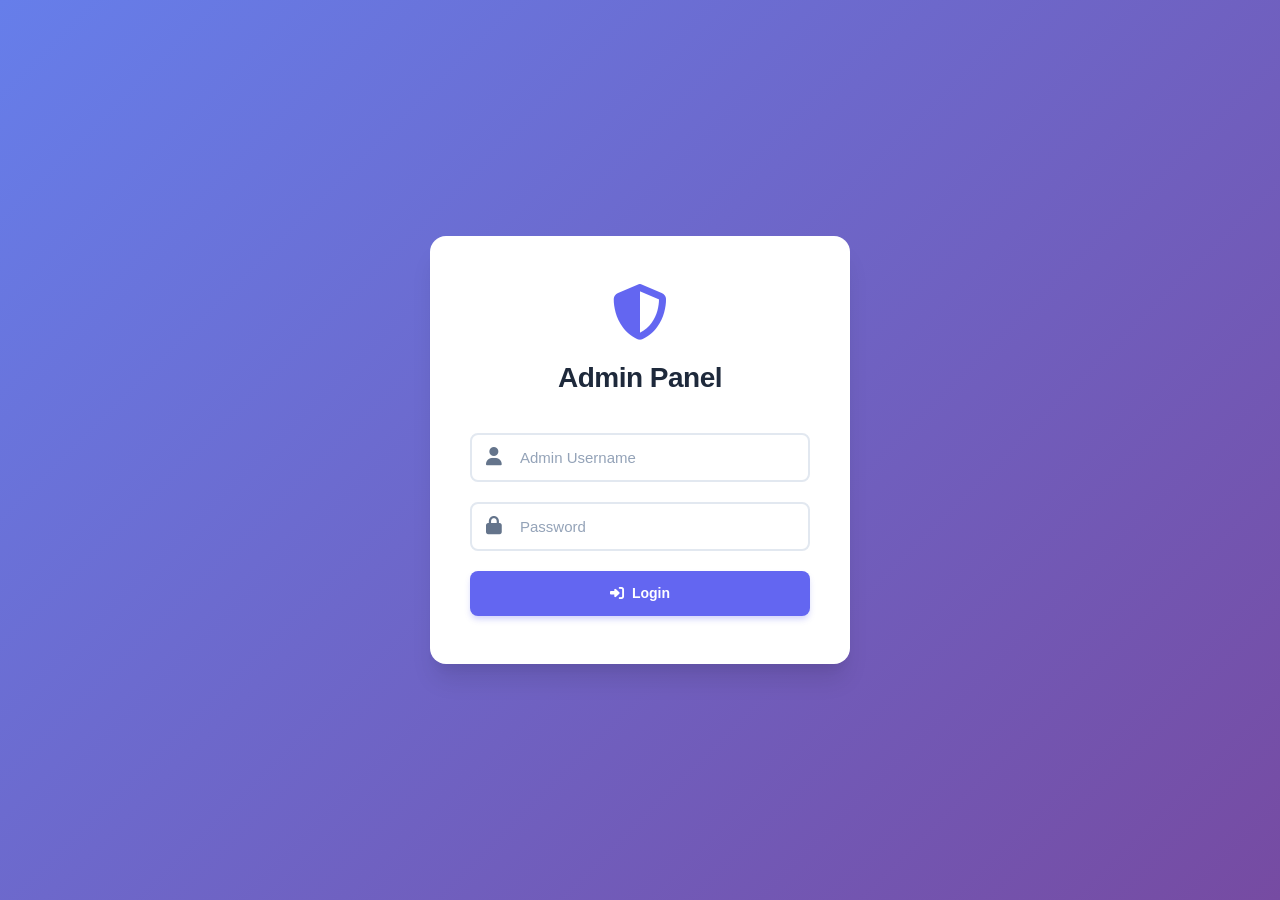
<file: admin/index.html>
<!DOCTYPE html>
<html lang="en">
<head>
    <meta charset="UTF-8">
    <meta name="viewport" content="width=device-width, initial-scale=1.0">
    <title>Admin Panel - Chat System</title>
    <link rel="stylesheet" href="css/admin.css">
    <link rel="stylesheet" href="https://cdnjs.cloudflare.com/ajax/libs/font-awesome/6.4.0/css/all.min.css">
</head>
<body>
    <!-- Login View -->
    <div id="login-view" class="view active">
        <div class="login-container">
            <div class="login-box">
                <div class="logo">
                    <i class="fas fa-shield-alt"></i>
                    <h1>Admin Panel</h1>
                </div>
                
                <form id="admin-login-form" onsubmit="handleAdminLogin(event)">
                    <div class="input-group">
                        <i class="fas fa-user"></i>
                        <input type="text" id="admin-username" placeholder="Admin Username" required>
                    </div>
                    
                    <div class="input-group">
                        <i class="fas fa-lock"></i>
                        <input type="password" id="admin-password" placeholder="Password" required>
                    </div>
                    
                    <div class="error-message" id="login-error"></div>
                    
                    <button type="submit" class="btn btn-primary">
                        <i class="fas fa-sign-in-alt"></i> Login
                    </button>
                </form>
            </div>
        </div>
    </div>

    <!-- Dashboard View -->
    <div id="dashboard-view" class="view">
        <!-- Sidebar -->
        <aside class="sidebar">
            <div class="sidebar-header">
                <div class="logo">
                    <i class="fas fa-shield-alt"></i>
                    <span>Admin</span>
                </div>
            </div>
            
            <nav class="sidebar-nav">
                <a href="#" class="nav-item active" onclick="showSection('dashboard')">
                    <i class="fas fa-tachometer-alt"></i>
                    <span>Dashboard</span>
                </a>
                <a href="#" class="nav-item" onclick="showSection('users')">
                    <i class="fas fa-users"></i>
                    <span>Users</span>
                </a>
                <a href="#" class="nav-item" onclick="showSection('messages')">
                    <i class="fas fa-comments"></i>
                    <span>Messages</span>
                </a>
                <a href="#" class="nav-item" onclick="showSection('rooms')">
                    <i class="fas fa-door-open"></i>
                    <span>Rooms</span>
                </a>
                <a href="#" class="nav-item" onclick="showSection('settings')">
                    <i class="fas fa-cog"></i>
                    <span>Settings</span>
                </a>
            </nav>
            
            <div class="sidebar-footer">
                <button class="btn btn-danger btn-small" onclick="adminLogout()">
                    <i class="fas fa-sign-out-alt"></i> Logout
                </button>
            </div>
        </aside>

        <!-- Main Content -->
        <main class="main-content">
            <!-- Header -->
            <header class="content-header">
                <h2 id="page-title">Dashboard</h2>
                <div class="header-actions">
                    <button class="btn-icon" onclick="refreshData()" title="Refresh">
                        <i class="fas fa-sync-alt"></i>
                    </button>
                    <div class="admin-info">
                        <span id="admin-name">Admin</span>
                        <div class="avatar">
                            <i class="fas fa-user-shield"></i>
                        </div>
                    </div>
                </div>
            </header>

            <!-- Dashboard Section -->
            <section id="dashboard-section" class="content-section active">
                <div class="stats-grid">
                    <div class="stat-card">
                        <div class="stat-icon users">
                            <i class="fas fa-users"></i>
                        </div>
                        <div class="stat-info">
                            <h3 id="stat-total-users">0</h3>
                            <p>Total Users</p>
                        </div>
                    </div>
                    
                    <div class="stat-card">
                        <div class="stat-icon online">
                            <i class="fas fa-circle"></i>
                        </div>
                        <div class="stat-info">
                            <h3 id="stat-online-users">0</h3>
                            <p>Online Now</p>
                        </div>
                    </div>
                    
                    <div class="stat-card">
                        <div class="stat-icon messages">
                            <i class="fas fa-comments"></i>
                        </div>
                        <div class="stat-info">
                            <h3 id="stat-total-messages">0</h3>
                            <p>Total Messages</p>
                        </div>
                    </div>
                    
                    <div class="stat-card">
                        <div class="stat-icon banned">
                            <i class="fas fa-ban"></i>
                        </div>
                        <div class="stat-info">
                            <h3 id="stat-banned-users">0</h3>
                            <p>Banned Users</p>
                        </div>
                    </div>
                </div>

                <div class="dashboard-charts">
                    <div class="chart-container">
                        <h3>Recent Activity</h3>
                        <div class="activity-list" id="activity-list">
                            <!-- Populated by JS -->
                        </div>
                    </div>
                    
                    <div class="chart-container">
                        <h3>System Status</h3>
                        <div class="status-list">
                            <div class="status-item">
                                <span>Database</span>
                                <span class="status-badge online">Connected</span>
                            </div>
                            <div class="status-item">
                                <span>WebSocket Server</span>
                                <span class="status-badge online">Running</span>
                            </div>
                            <div class="status-item">
                                <span>API Server</span>
                                <span class="status-badge online">Running</span>
                            </div>
                        </div>
                    </div>
                </div>
            </section>

            <!-- Users Section -->
            <section id="users-section" class="content-section">
                <div class="section-toolbar">
                    <div class="search-box">
                        <i class="fas fa-search"></i>
                        <input type="text" id="user-search" placeholder="Search users..." onkeyup="searchUsers(this.value)">
                    </div>
                    <div class="filter-group">
                        <select id="user-filter" onchange="filterUsers()">
                            <option value="all">All Users</option>
                            <option value="active">Active</option>
                            <option value="banned">Banned</option>
                            <option value="online">Online</option>
                        </select>
                    </div>
                </div>

                <div class="table-container">
                    <table class="data-table" id="users-table">
                        <thead>
                            <tr>
                                <th>ID</th>
                                <th>Username</th>
                                <th>Email</th>
                                <th>Status</th>
                                <th>Created</th>
                                <th>Last Seen</th>
                                <th>Actions</th>
                            </tr>
                        </thead>
                        <tbody id="users-tbody">
                            <!-- Populated by JS -->
                        </tbody>
                    </table>
                </div>
            </section>

            <!-- Messages Section -->
            <section id="messages-section" class="content-section">
                <div class="section-toolbar">
                    <div class="search-box">
                        <i class="fas fa-search"></i>
                        <input type="text" id="message-search" placeholder="Search messages..." onkeyup="searchMessages(this.value)">
                    </div>
                    <div class="filter-group">
                        <input type="date" id="date-from" placeholder="From">
                        <input type="date" id="date-to" placeholder="To">
                        <button class="btn btn-secondary btn-small" onclick="filterMessages()">Filter</button>
                    </div>
                </div>

                <div class="table-container">
                    <table class="data-table" id="messages-table">
                        <thead>
                            <tr>
                                <th>ID</th>
                                <th>Sender</th>
                                <th>Receiver</th>
                                <th>Content</th>
                                <th>Room</th>
                                <th>Time</th>
                                <th>Actions</th>
                            </tr>
                        </thead>
                        <tbody id="messages-tbody">
                            <!-- Populated by JS -->
                        </tbody>
                    </table>
                </div>
            </section>

            <!-- Rooms Section -->
            <section id="rooms-section" class="content-section">
                <div class="section-toolbar">
                    <button class="btn btn-primary btn-small" onclick="showCreateRoomModal()">
                        <i class="fas fa-plus"></i> Create Room
                    </button>
                </div>

                <div class="table-container">
                    <table class="data-table" id="rooms-table">
                        <thead>
                            <tr>
                                <th>ID</th>
                                <th>Name</th>
                                <th>Description</th>
                                <th>Members</th>
                                <th>Created</th>
                                <th>Actions</th>
                            </tr>
                        </thead>
                        <tbody id="rooms-tbody">
                            <!-- Populated by JS -->
                        </tbody>
                    </table>
                </div>
            </section>

            <!-- Settings Section -->
            <section id="settings-section" class="content-section">
                <div class="settings-container">
                    <div class="settings-card">
                        <h3>General Settings</h3>
                        <div class="setting-item">
                            <label>Site Name</label>
                            <input type="text" value="ChatApp" id="setting-site-name">
                        </div>
                        <div class="setting-item">
                            <label>Max Message Length</label>
                            <input type="number" value="1000" id="setting-max-length">
                        </div>
                        <div class="setting-item">
                            <label>Allow Registration</label>
                            <input type="checkbox" checked id="setting-allow-register">
                        </div>
                    </div>

                    <div class="settings-card">
                        <h3>Security Settings</h3>
                        <div class="setting-item">
                            <label>Max Login Attempts</label>
                            <input type="number" value="5" id="setting-max-attempts">
                        </div>
                        <div class="setting-item">
                            <label>Session Timeout (minutes)</label>
                            <input type="number" value="30" id="setting-session-timeout">
                        </div>
                    </div>

                    <button class="btn btn-primary" onclick="saveSettings()">
                        <i class="fas fa-save"></i> Save Settings
                    </button>
                </div>
            </section>
        </main>
    </div>

    <!-- Modals -->
    
    <!-- User Details Modal -->
    <div class="modal" id="user-modal">
        <div class="modal-content">
            <div class="modal-header">
                <h3>User Details</h3>
                <button class="btn-icon" onclick="closeModal('user-modal')">
                    <i class="fas fa-times"></i>
                </button>
            </div>
            <div class="modal-body" id="user-modal-body">
                <!-- Populated by JS -->
            </div>
            <div class="modal-footer">
                <button class="btn btn-secondary" onclick="closeModal('user-modal')">Close</button>
            </div>
        </div>
    </div>

    <!-- Confirm Modal -->
    <div class="modal" id="confirm-modal">
        <div class="modal-content small">
            <div class="modal-header">
                <h3>Confirm Action</h3>
            </div>
            <div class="modal-body">
                <p id="confirm-message">Are you sure?</p>
            </div>
            <div class="modal-footer">
                <button class="btn btn-secondary" onclick="closeModal('confirm-modal')">Cancel</button>
                <button class="btn btn-danger" id="confirm-btn">Confirm</button>
            </div>
        </div>
    </div>

    <!-- Notification Container -->
    <div id="notification-container"></div>

    <script src="js/admin.js"></script>
</body>
</html>
</file>
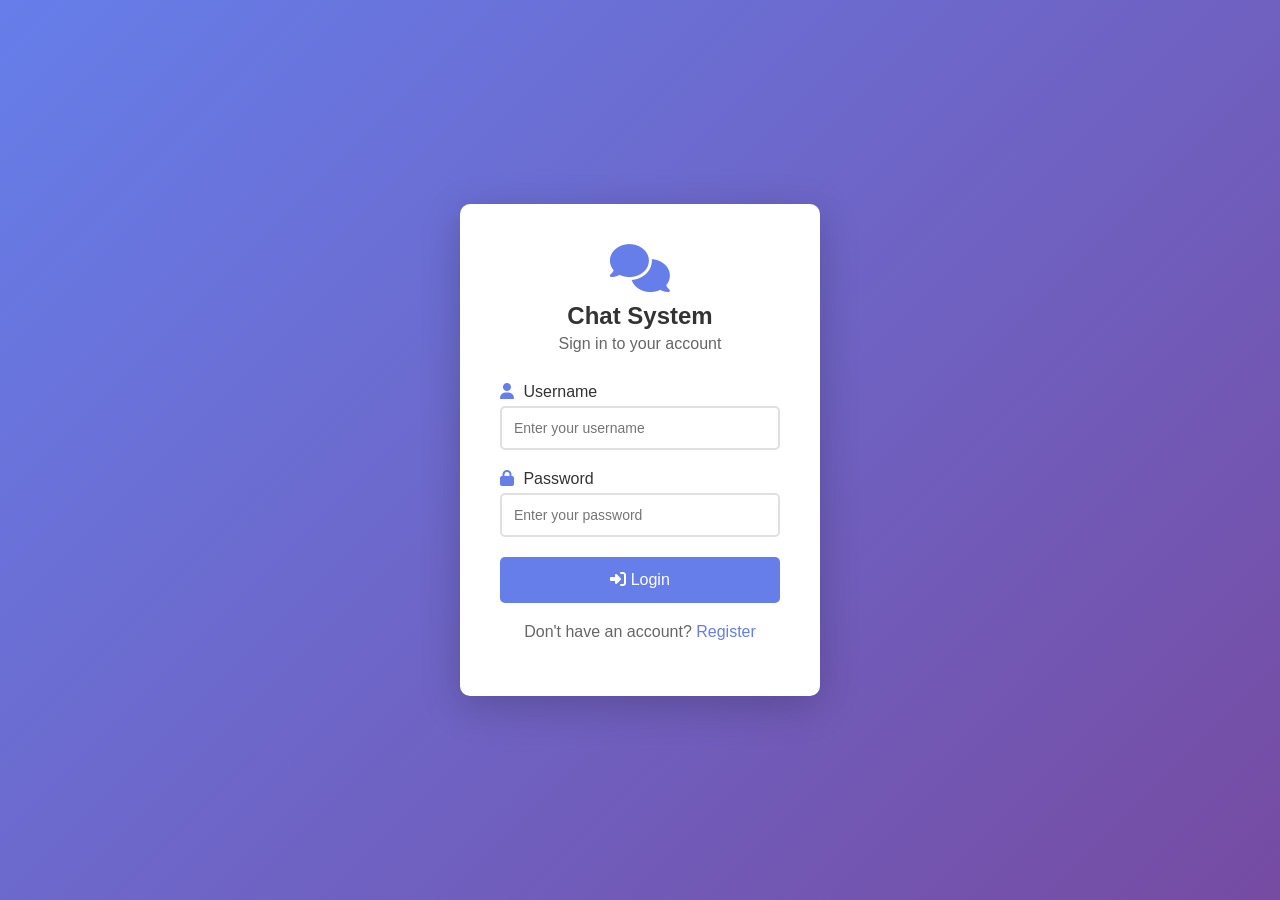
<file: frontend/index.html>
<!DOCTYPE html>
<html lang="en">
<head>
    <meta charset="UTF-8">
    <meta name="viewport" content="width=device-width, initial-scale=1.0">
    <title>Chat System</title>
    <link rel="stylesheet" href="css/style.css?v=999">
    <link rel="stylesheet" href="https://cdnjs.cloudflare.com/ajax/libs/font-awesome/6.4.0/css/all.min.css">
</head>
<body>
    <div id="app">
        <aside class="sidebar" id="sidebar">
            <div class="sidebar-header">
                <div class="user-profile">
                    <div class="avatar"><i class="fas fa-user"></i></div>
                    <div class="user-info">
                        <h3 id="currentUsername">User</h3>
                        <span class="status-text">Online</span>
                    </div>
                </div>
            </div>
            <div class="users-section">
                <h4 class="section-title">Registered Users <span class="count" id="onlineCount">0</span></h4>
                <ul class="users-list" id="onlineUsersList"></ul>
            </div>
            <div class="sidebar-footer">
                <button class="nav-btn logout-btn" id="logoutBtn"><i class="fas fa-sign-out-alt"></i> Logout</button>
            </div>
        </aside>
        <main class="chat-container">
            <header class="chat-header">
                <h3 id="partnerName">Select a user to chat</h3>
            </header>
            <div class="messages-area" id="messagesArea">
                <div class="empty-state" id="emptyState">
                    <h2>Welcome to Chat System</h2>
                    <p>Select a user from the sidebar to start messaging</p>
                </div>
                <div id="messagesContainer" style="display:none;flex-direction:column;gap:10px;padding:20px;"></div>
            </div>
            <div class="input-area">
                <form class="message-form" id="messageForm" style="display:flex;gap:10px;padding:20px;">
                    <input type="text" id="messageInput" placeholder="Type a message..." style="flex:1;padding:12px;border-radius:25px;border:2px solid #e0e0e0;outline:none;">
                    <button type="submit" class="btn-send" style="width:45px;height:45px;border-radius:50%;background:#667eea;color:white;border:none;cursor:pointer;"><i class="fas fa-paper-plane"></i></button>
                </form>
            </div>
        </main>
    </div>

    <script>
        const API_BASE_URL = 'https://YOUR_ACTUAL_BACKEND_URL.onrender.com';
        
        // Auth guard
        const token = localStorage.getItem('access_token');
        if (!token) {
            window.location.replace('login.html');
        } else {
            const user = JSON.parse(localStorage.getItem('user') || '{"username":"User"}');
            document.getElementById('currentUsername').textContent = user.username;
            
            // Load online users immediately
            loadOnlineUsers();
            
            // Logout handler
            document.getElementById('logoutBtn').addEventListener('click', function() {
                localStorage.clear();
                window.location.replace('login.html');
            });
            
            // Send message handler
            document.getElementById('messageForm').addEventListener('submit', function(e) {
                e.preventDefault();
                const input = document.getElementById('messageInput');
                const msg = input.value.trim();
                if (!msg) return;
                
                const container = document.getElementById('messagesContainer');
                container.style.display = 'flex';
                const div = document.createElement('div');
                div.style.cssText = 'background:#667eea;color:white;padding:12px 16px;border-radius:18px;align-self:flex-end;max-width:70%;word-wrap:break-word;';
                div.innerHTML = '<div>' + msg + '</div><div style="font-size:11px;margin-top:4px;opacity:0.7;">' + new Date().toLocaleTimeString() + '</div>';
                container.appendChild(div);
                container.scrollTop = container.scrollHeight;
                input.value = '';
            });
        }
        
        async function loadOnlineUsers() {
            const token = localStorage.getItem('access_token');
            if (!token) return;
            
            try {
                const response = await fetch(API_BASE_URL + '/api/users/online', {
                    headers: { 'Authorization': 'Bearer ' + token }
                });
                
                if (!response.ok) throw new Error('Failed to load users');
                
                const users = await response.json();
                displayUsers(users);
            } catch (e) {
                console.error('Error loading users:', e);
            }
        }
        
        function displayUsers(users) {
            const list = document.getElementById('onlineUsersList');
            const count = document.getElementById('onlineCount');
            
            if (!list || !count) return;
            
            list.innerHTML = '';
            count.textContent = users.length;
            
            users.forEach(user => {
                const li = document.createElement('li');
                li.innerHTML = `
                    <div style="width:35px;height:35px;border-radius:50%;background:#3498db;display:flex;align-items:center;justify-content:center;color:white;margin-right:10px;">
                        <i class="fas fa-user" style="font-size:14px;"></i>
                    </div>
                    <span style="color:white;">${user.username}</span>
                `;
                li.style.cssText = 'display:flex;align-items:center;padding:10px;cursor:pointer;border-radius:5px;transition:background 0.2s;list-style:none;';
                li.addEventListener('mouseover', () => li.style.background = '#34495e');
                li.addEventListener('mouseout', () => li.style.background = 'transparent');
                li.addEventListener('click', () => selectUser(user));
                list.appendChild(li);
            });
        }
        
        function selectUser(user) {
            document.getElementById('emptyState').style.display = 'none';
            document.getElementById('messagesContainer').style.display = 'flex';
            document.getElementById('partnerName').textContent = user.username;
        }
    </script>
</body>
</html>
</file>
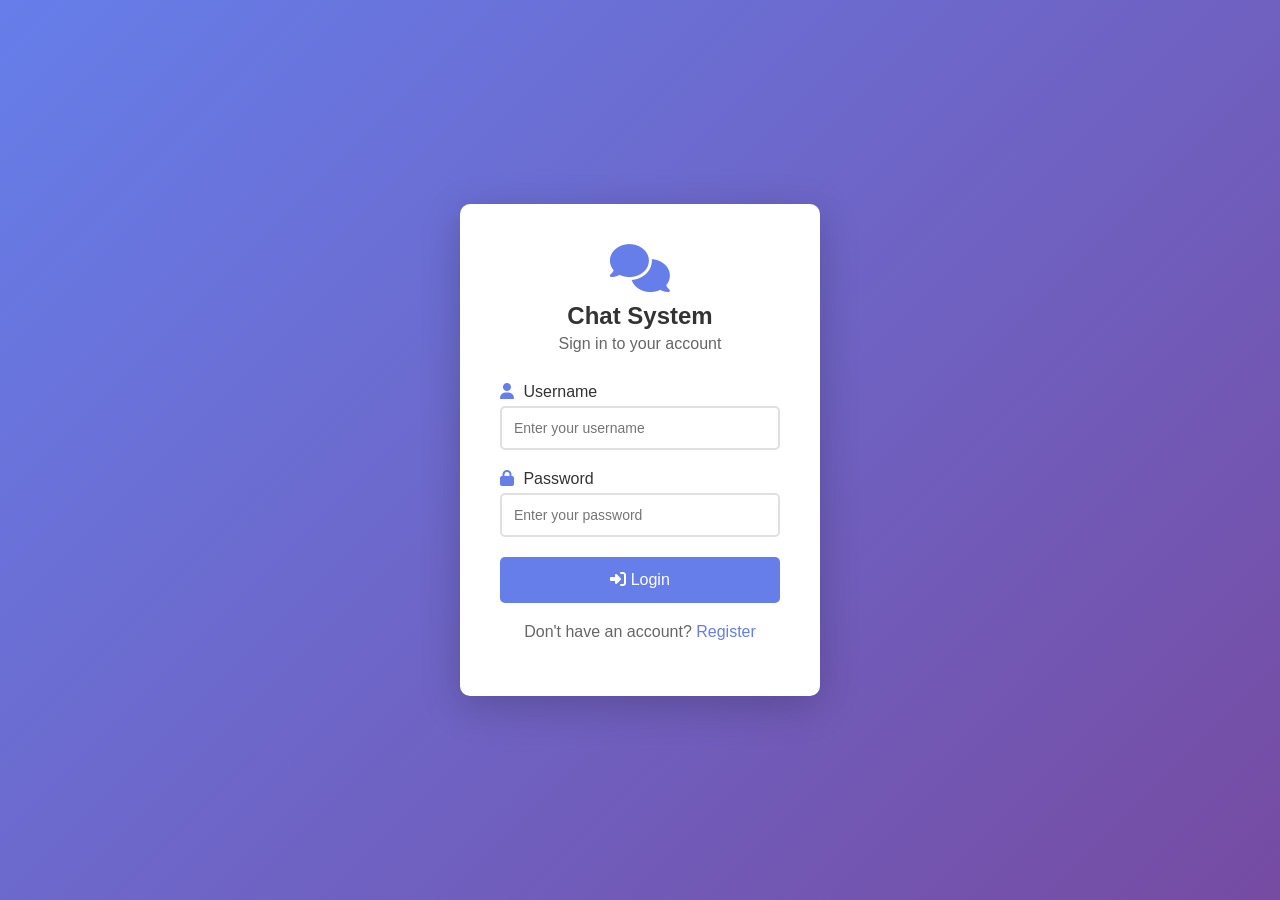
<file: frontend/login.html>
<!DOCTYPE html>
<html lang="en">
<head>
    <meta charset="UTF-8">
    <meta name="viewport" content="width=device-width, initial-scale=1.0">
    <title>Login - Chat System</title>
    <link rel="stylesheet" href="css/style.css?v=999">
    <link rel="stylesheet" href="https://cdnjs.cloudflare.com/ajax/libs/font-awesome/6.4.0/css/all.min.css">
</head>
<body class="auth-page">
    <div class="auth-container">
        <div class="auth-box">
            <div class="auth-header">
                <i class="fas fa-comments logo-icon"></i>
                <h1>Chat System</h1>
                <p>Sign in to your account</p>
            </div>
            <form id="loginForm" class="auth-form">
                <div class="form-group">
                    <label for="username"><i class="fas fa-user"></i> Username</label>
                    <input type="text" id="username" name="username" required placeholder="Enter your username">
                </div>
                <div class="form-group">
                    <label for="password"><i class="fas fa-lock"></i> Password</label>
                    <input type="password" id="password" name="password" required placeholder="Enter your password">
                </div>
                <button type="submit" class="btn-auth">
                    <i class="fas fa-sign-in-alt"></i> Login
                </button>
            </form>
            <div class="auth-footer">
                <p>Don't have an account? <a href="register.html">Register</a></p>
            </div>
            <div id="errorMessage" class="error-message"></div>
        </div>
    </div>
    <script>
        const API_BASE_URL = 'https://YOUR_ACTUAL_BACKEND_URL.onrender.com';
        
        document.getElementById('loginForm').addEventListener('submit', async function(e) {
            e.preventDefault();
            const username = document.getElementById('username').value;
            const password = document.getElementById('password').value;
            const errorDiv = document.getElementById('errorMessage');
            errorDiv.textContent = '';
            
            try {
                const formData = new URLSearchParams();
                formData.append('username', username);
                formData.append('password', password);
                
                const response = await fetch(API_BASE_URL + '/api/auth/login', {
                    method: 'POST',
                    headers: { 'Content-Type': 'application/x-www-form-urlencoded' },
                    body: formData
                });
                
                if (!response.ok) {
                    const error = await response.json();
                    throw new Error(error.detail || 'Login failed');
                }
                
                const data = await response.json();
                localStorage.setItem('access_token', data.access_token);
                localStorage.setItem('user', JSON.stringify(data.user));
                window.location.replace('index.html');
                
            } catch (error) {
                errorDiv.textContent = error.message;
            }
        });
    </script>
</body>
</html>
</file>
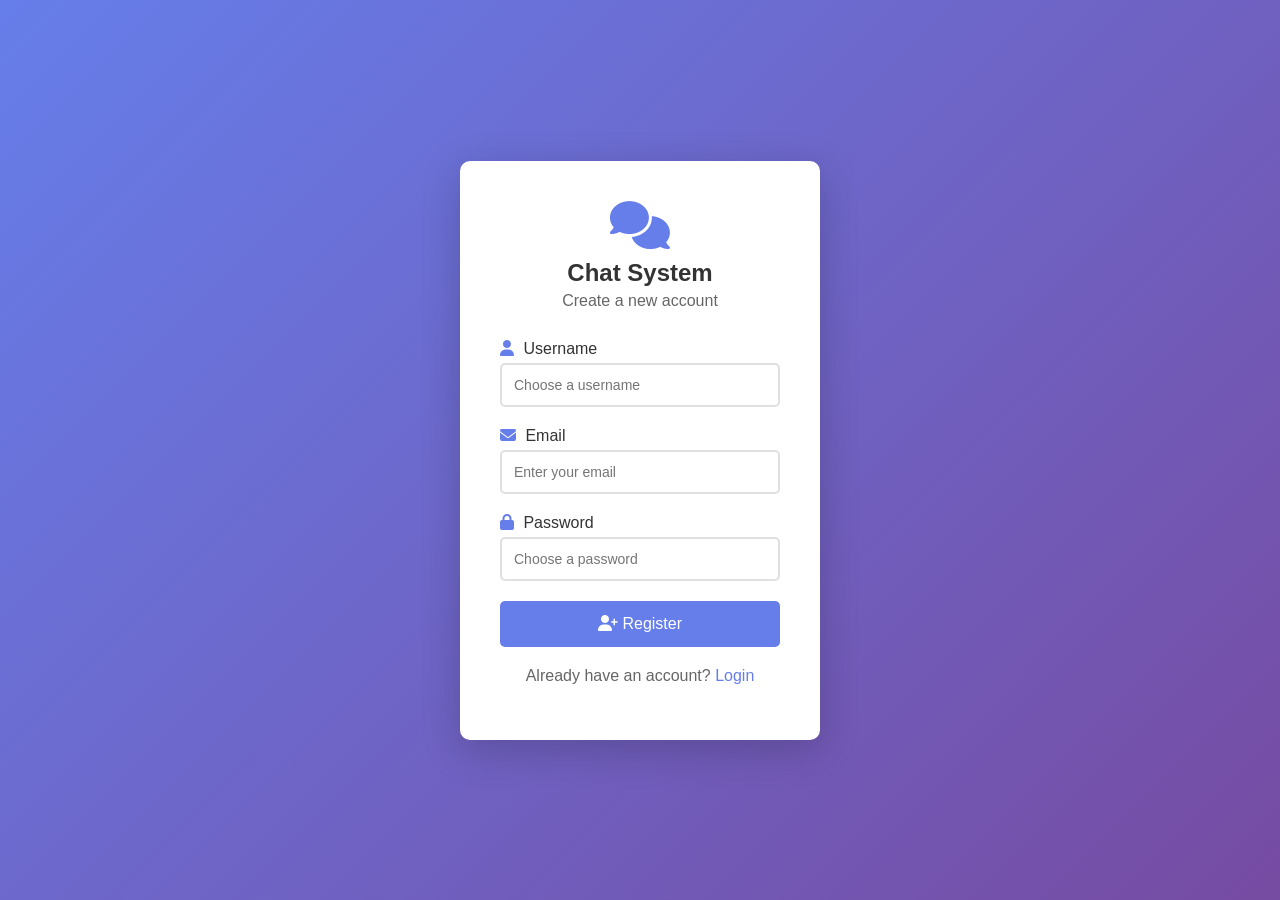
<file: frontend/register.html>
<!DOCTYPE html>
<html lang="en">
<head>
    <meta charset="UTF-8">
    <meta name="viewport" content="width=device-width, initial-scale=1.0">
    <title>Register - Chat System</title>
    <link rel="stylesheet" href="css/style.css?v=999">
    <link rel="stylesheet" href="https://cdnjs.cloudflare.com/ajax/libs/font-awesome/6.4.0/css/all.min.css">
</head>
<body class="auth-page">
    <div class="auth-container">
        <div class="auth-box">
            <div class="auth-header">
                <i class="fas fa-comments logo-icon"></i>
                <h1>Chat System</h1>
                <p>Create a new account</p>
            </div>
            <form id="registerForm" class="auth-form">
                <div class="form-group">
                    <label for="regUsername"><i class="fas fa-user"></i> Username</label>
                    <input type="text" id="regUsername" name="username" required placeholder="Choose a username">
                </div>
                <div class="form-group">
                    <label for="regEmail"><i class="fas fa-envelope"></i> Email</label>
                    <input type="email" id="regEmail" name="email" required placeholder="Enter your email">
                </div>
                <div class="form-group">
                    <label for="regPassword"><i class="fas fa-lock"></i> Password</label>
                    <input type="password" id="regPassword" name="password" required placeholder="Choose a password" minlength="6">
                </div>
                <button type="submit" class="btn-auth">
                    <i class="fas fa-user-plus"></i> Register
                </button>
            </form>
            <div class="auth-footer">
                <p>Already have an account? <a href="login.html">Login</a></p>
            </div>
            <div id="errorMessage" class="error-message"></div>
        </div>
    </div>
    <script>
        const API_BASE_URL = 'https://YOUR_ACTUAL_BACKEND_URL.onrender.com';
        
        document.getElementById('registerForm').addEventListener('submit', async function(e) {
            e.preventDefault();
            const username = document.getElementById('regUsername').value;
            const email = document.getElementById('regEmail').value;
            const password = document.getElementById('regPassword').value;
            const errorDiv = document.getElementById('errorMessage');
            errorDiv.textContent = '';
            
            try {
                const response = await fetch(API_BASE_URL + '/api/auth/register', {
                    method: 'POST',
                    headers: { 'Content-Type': 'application/json' },
                    body: JSON.stringify({ username, email, password })
                });
                
                if (!response.ok) {
                    const error = await response.json();
                    throw new Error(error.detail || 'Registration failed');
                }
                
                alert('Registration successful! Please login.');
                window.location.replace('login.html');
                
            } catch (error) {
                errorDiv.textContent = error.message;
            }
        });
    </script>
</body>
</html>
</file>
<file: admin/css/admin.css>
/**
 * Admin Panel Stylesheet
 * Complete styling for the chat system admin panel
 */

/* ==================== CSS VARIABLES ==================== */
:root {
    --primary: #6366f1;
    --primary-dark: #4f46e5;
    --primary-light: #818cf8;
    --secondary: #64748b;
    --success: #10b981;
    --danger: #ef4444;
    --warning: #f59e0b;
    --info: #3b82f6;
    --dark: #1e293b;
    --darker: #0f172a;
    --light: #f8fafc;
    --bg: #f1f5f9;
    --sidebar-bg: #1e293b;
    --card-bg: #ffffff;
    --text-primary: #1e293b;
    --text-secondary: #64748b;
    --text-light: #94a3b8;
    --text-white: #ffffff;
    --border: #e2e8f0;
    --border-light: #f1f5f9;
    --shadow-sm: 0 1px 2px 0 rgba(0, 0, 0, 0.05);
    --shadow: 0 4px 6px -1px rgba(0, 0, 0, 0.1), 0 2px 4px -1px rgba(0, 0, 0, 0.06);
    --shadow-md: 0 10px 15px -3px rgba(0, 0, 0, 0.1), 0 4px 6px -2px rgba(0, 0, 0, 0.05);
    --shadow-lg: 0 20px 25px -5px rgba(0, 0, 0, 0.1), 0 10px 10px -5px rgba(0, 0, 0, 0.04);
    --radius-sm: 6px;
    --radius: 8px;
    --radius-md: 12px;
    --radius-lg: 16px;
    --transition: all 0.3s ease;
    --font-sans: -apple-system, BlinkMacSystemFont, 'Segoe UI', Roboto, 'Helvetica Neue', Arial, sans-serif;
}

/* ==================== RESET & BASE ==================== */
*,
*::before,
*::after {
    margin: 0;
    padding: 0;
    box-sizing: border-box;
}

html {
    font-size: 16px;
    scroll-behavior: smooth;
}

body {
    font-family: var(--font-sans);
    background: var(--bg);
    color: var(--text-primary);
    line-height: 1.6;
    -webkit-font-smoothing: antialiased;
    -moz-osx-font-smoothing: grayscale;
}

/* ==================== LOGIN VIEW ==================== */
#login-view {
    min-height: 100vh;
    display: flex;
    align-items: center;
    justify-content: center;
    background: linear-gradient(135deg, #667eea 0%, #764ba2 100%);
    padding: 20px;
}

#login-view.active {
    display: flex;
}

.login-container {
    width: 100%;
    max-width: 420px;
}

.login-box {
    background: var(--card-bg);
    padding: 48px 40px;
    border-radius: var(--radius-lg);
    box-shadow: var(--shadow-lg);
    animation: fadeInUp 0.5s ease;
}

@keyframes fadeInUp {
    from {
        opacity: 0;
        transform: translateY(20px);
    }
    to {
        opacity: 1;
        transform: translateY(0);
    }
}

.login-box .logo {
    text-align: center;
    margin-bottom: 32px;
}

.login-box .logo i {
    font-size: 56px;
    color: var(--primary);
    margin-bottom: 16px;
    display: inline-block;
}

.login-box .logo h1 {
    font-size: 28px;
    font-weight: 700;
    color: var(--text-primary);
    letter-spacing: -0.5px;
}

#admin-login-form {
    display: flex;
    flex-direction: column;
    gap: 20px;
}

.input-group {
    position: relative;
    display: flex;
    align-items: center;
}

.input-group i {
    position: absolute;
    left: 16px;
    color: var(--text-secondary);
    font-size: 18px;
    transition: var(--transition);
}

.input-group input {
    width: 100%;
    padding: 14px 16px 14px 48px;
    border: 2px solid var(--border);
    border-radius: var(--radius);
    font-size: 15px;
    font-family: inherit;
    background: var(--card-bg);
    transition: var(--transition);
}

.input-group input:focus {
    outline: none;
    border-color: var(--primary);
    box-shadow: 0 0 0 4px rgba(99, 102, 241, 0.1);
}

.input-group input:focus + i,
.input-group:focus-within i {
    color: var(--primary);
}

.input-group input::placeholder {
    color: var(--text-light);
}

.error-message {
    color: var(--danger);
    font-size: 14px;
    font-weight: 500;
    display: none;
    padding: 8px 12px;
    background: #fef2f2;
    border-radius: var(--radius-sm);
    border-left: 3px solid var(--danger);
}

.error-message.show {
    display: block;
    animation: shake 0.5s ease;
}

@keyframes shake {
    0%, 100% { transform: translateX(0); }
    25% { transform: translateX(-5px); }
    75% { transform: translateX(5px); }
}

/* ==================== BUTTONS ==================== */
.btn {
    display: inline-flex;
    align-items: center;
    justify-content: center;
    gap: 8px;
    padding: 12px 24px;
    border: none;
    border-radius: var(--radius);
    font-size: 14px;
    font-weight: 600;
    font-family: inherit;
    cursor: pointer;
    transition: var(--transition);
    text-decoration: none;
    line-height: 1.5;
}

.btn-primary {
    background: var(--primary);
    color: var(--text-white);
    box-shadow: 0 4px 6px -1px rgba(99, 102, 241, 0.3);
}

.btn-primary:hover {
    background: var(--primary-dark);
    transform: translateY(-1px);
    box-shadow: 0 6px 8px -1px rgba(99, 102, 241, 0.4);
}

.btn-secondary {
    background: var(--secondary);
    color: var(--text-white);
}

.btn-secondary:hover {
    background: #475569;
    transform: translateY(-1px);
}

.btn-danger {
    background: var(--danger);
    color: var(--text-white);
}

.btn-danger:hover {
    background: #dc2626;
    transform: translateY(-1px);
}

.btn-success {
    background: var(--success);
    color: var(--text-white);
}

.btn-success:hover {
    background: #059669;
    transform: translateY(-1px);
}

.btn-small {
    padding: 8px 16px;
    font-size: 13px;
}

.btn-large {
    padding: 16px 32px;
    font-size: 16px;
}

.btn-icon {
    display: inline-flex;
    align-items: center;
    justify-content: center;
    width: 40px;
    height: 40px;
    border: none;
    border-radius: var(--radius);
    background: transparent;
    color: var(--text-secondary);
    font-size: 18px;
    cursor: pointer;
    transition: var(--transition);
}

.btn-icon:hover {
    background: var(--bg);
    color: var(--primary);
}

/* ==================== DASHBOARD LAYOUT ==================== */
#dashboard-view {
    display: none;
    min-height: 100vh;
    background: var(--bg);
}

#dashboard-view.active {
    display: flex;
}

/* ==================== SIDEBAR ==================== */
.sidebar {
    width: 280px;
    background: var(--sidebar-bg);
    color: var(--text-white);
    display: flex;
    flex-direction: column;
    position: fixed;
    left: 0;
    top: 0;
    height: 100vh;
    z-index: 100;
    transition: var(--transition);
}

.sidebar-header {
    padding: 24px;
    border-bottom: 1px solid rgba(255, 255, 255, 0.1);
}

.sidebar-header .logo {
    display: flex;
    align-items: center;
    gap: 12px;
    font-size: 22px;
    font-weight: 700;
    color: var(--text-white);
}

.sidebar-header .logo i {
    color: var(--primary-light);
    font-size: 28px;
}

.sidebar-nav {
    flex: 1;
    padding: 20px 0;
    overflow-y: auto;
}

.nav-item {
    display: flex;
    align-items: center;
    gap: 14px;
    padding: 14px 24px;
    color: var(--text-light);
    text-decoration: none;
    font-size: 15px;
    font-weight: 500;
    transition: var(--transition);
    border-left: 3px solid transparent;
    margin: 4px 0;
}

.nav-item i {
    font-size: 18px;
    width: 24px;
    text-align: center;
    transition: var(--transition);
}

.nav-item:hover {
    background: rgba(255, 255, 255, 0.05);
    color: var(--text-white);
    border-left-color: var(--primary-light);
}

.nav-item:hover i {
    color: var(--primary-light);
}

.nav-item.active {
    background: rgba(255, 255, 255, 0.1);
    color: var(--text-white);
    border-left-color: var(--primary);
}

.nav-item.active i {
    color: var(--primary);
}

.sidebar-footer {
    padding: 20px 24px;
    border-top: 1px solid rgba(255, 255, 255, 0.1);
}

.sidebar-footer .btn {
    width: 100%;
    justify-content: center;
}

/* ==================== MAIN CONTENT ==================== */
.main-content {
    flex: 1;
    margin-left: 280px;
    padding: 32px;
    min-height: 100vh;
    transition: var(--transition);
}

/* ==================== CONTENT HEADER ==================== */
.content-header {
    display: flex;
    justify-content: space-between;
    align-items: center;
    margin-bottom: 32px;
    padding-bottom: 24px;
    border-bottom: 1px solid var(--border);
}

.content-header h2 {
    font-size: 32px;
    font-weight: 700;
    color: var(--text-primary);
    letter-spacing: -0.5px;
}

.header-actions {
    display: flex;
    align-items: center;
    gap: 16px;
}

.admin-info {
    display: flex;
    align-items: center;
    gap: 12px;
    padding: 8px 16px;
    background: var(--card-bg);
    border-radius: var(--radius-lg);
    box-shadow: var(--shadow-sm);
}

.admin-info span {
    font-size: 14px;
    font-weight: 600;
    color: var(--text-primary);
}

.admin-info .avatar {
    width: 36px;
    height: 36px;
    background: linear-gradient(135deg, var(--primary), var(--primary-dark));
    border-radius: 50%;
    display: flex;
    align-items: center;
    justify-content: center;
    color: var(--text-white);
    font-size: 16px;
}

/* ==================== CONTENT SECTIONS ==================== */
.content-section {
    display: none;
    animation: fadeIn 0.3s ease;
}

.content-section.active {
    display: block;
}

@keyframes fadeIn {
    from { opacity: 0; transform: translateY(10px); }
    to { opacity: 1; transform: translateY(0); }
}

/* ==================== STATS GRID ==================== */
.stats-grid {
    display: grid;
    grid-template-columns: repeat(auto-fit, minmax(260px, 1fr));
    gap: 24px;
    margin-bottom: 32px;
}

.stat-card {
    background: var(--card-bg);
    padding: 28px;
    border-radius: var(--radius-md);
    box-shadow: var(--shadow);
    display: flex;
    align-items: center;
    gap: 20px;
    transition: var(--transition);
    border: 1px solid var(--border-light);
}

.stat-card:hover {
    transform: translateY(-2px);
    box-shadow: var(--shadow-md);
    border-color: var(--border);
}

.stat-icon {
    width: 64px;
    height: 64px;
    border-radius: var(--radius);
    display: flex;
    align-items: center;
    justify-content: center;
    font-size: 28px;
    transition: var(--transition);
}

.stat-icon.users { 
    background: #eef2ff; 
    color: var(--primary); 
}

.stat-icon.online { 
    background: #d1fae5; 
    color: var(--success); 
}

.stat-icon.messages { 
    background: #dbeafe; 
    color: var(--info); 
}

.stat-icon.banned { 
    background: #fee2e2; 
    color: var(--danger); 
}

.stat-info h3 {
    font-size: 36px;
    font-weight: 700;
    color: var(--text-primary);
    margin-bottom: 4px;
    line-height: 1;
}

.stat-info p {
    color: var(--text-secondary);
    font-size: 14px;
    font-weight: 500;
}

/* ==================== DASHBOARD CHARTS ==================== */
.dashboard-charts {
    display: grid;
    grid-template-columns: repeat(auto-fit, minmax(400px, 1fr));
    gap: 24px;
}

.chart-container {
    background: var(--card-bg);
    padding: 28px;
    border-radius: var(--radius-md);
    box-shadow: var(--shadow);
    border: 1px solid var(--border-light);
}

.chart-container h3 {
    margin-bottom: 24px;
    font-size: 18px;
    font-weight: 600;
    color: var(--text-primary);
    display: flex;
    align-items: center;
    gap: 10px;
}

.chart-container h3::before {
    content: '';
    width: 4px;
    height: 20px;
    background: var(--primary);
    border-radius: 2px;
}

.activity-list {
    max-height: 320px;
    overflow-y: auto;
    padding-right: 8px;
}

.activity-list::-webkit-scrollbar {
    width: 6px;
}

.activity-list::-webkit-scrollbar-track {
    background: var(--bg);
    border-radius: 3px;
}

.activity-list::-webkit-scrollbar-thumb {
    background: var(--border);
    border-radius: 3px;
}

.activity-item {
    display: flex;
    align-items: center;
    gap: 16px;
    padding: 16px 0;
    border-bottom: 1px solid var(--border-light);
    transition: var(--transition);
}

.activity-item:last-child {
    border-bottom: none;
}

.activity-item:hover {
    background: var(--bg);
    margin: 0 -16px;
    padding-left: 16px;
    padding-right: 16px;
    border-radius: var(--radius);
}

.activity-icon {
    width: 44px;
    height: 44px;
    border-radius: 50%;
    display: flex;
    align-items: center;
    justify-content: center;
    font-size: 18px;
    flex-shrink: 0;
}

.activity-icon.join { 
    background: #d1fae5; 
    color: var(--success); 
}

.activity-icon.message { 
    background: #dbeafe; 
    color: var(--info); 
}

.activity-icon.ban { 
    background: #fee2e2; 
    color: var(--danger); 
}

.activity-content {
    flex: 1;
}

.activity-content p {
    font-size: 14px;
    color: var(--text-primary);
    margin-bottom: 4px;
    font-weight: 500;
}

.activity-content span {
    font-size: 12px;
    color: var(--text-secondary);
}

.no-data {
    text-align: center;
    color: var(--text-secondary);
    padding: 40px 20px;
    font-style: italic;
}

/* Status List */
.status-list {
    display: flex;
    flex-direction: column;
    gap: 16px;
}

.status-item {
    display: flex;
    justify-content: space-between;
    align-items: center;
    padding: 16px 20px;
    background: var(--bg);
    border-radius: var(--radius);
    transition: var(--transition);
}

.status-item:hover {
    background: var(--border-light);
}

.status-badge {
    padding: 6px 14px;
    border-radius: 20px;
    font-size: 12px;
    font-weight: 600;
    text-transform: uppercase;
    letter-spacing: 0.5px;
}

.status-badge.online {
    background: #d1fae5;
    color: #065f46;
}

.status-badge.offline {
    background: #fee2e2;
    color: #991b1b;
}

.status-badge.warning {
    background: #fef3c7;
    color: #92400e;
}

/* ==================== SECTION TOOLBAR ==================== */
.section-toolbar {
    display: flex;
    justify-content: space-between;
    align-items: center;
    margin-bottom: 24px;
    gap: 16px;
    flex-wrap: wrap;
}

.search-box {
    position: relative;
    flex: 1;
    min-width: 280px;
    max-width: 400px;
}

.search-box i {
    position: absolute;
    left: 16px;
    top: 50%;
    transform: translateY(-50%);
    color: var(--text-secondary);
    font-size: 16px;
}

.search-box input {
    width: 100%;
    padding: 12px 16px 12px 44px;
    border: 2px solid var(--border);
    border-radius: var(--radius);
    font-size: 14px;
    font-family: inherit;
    background: var(--card-bg);
    transition: var(--transition);
}

.search-box input:focus {
    outline: none;
    border-color: var(--primary);
    box-shadow: 0 0 0 4px rgba(99, 102, 241, 0.1);
}

.search-box input::placeholder {
    color: var(--text-light);
}

.filter-group {
    display: flex;
    gap: 12px;
    align-items: center;
    flex-wrap: wrap;
}

.filter-group select,
.filter-group input[type="date"] {
    padding: 10px 14px;
    border: 2px solid var(--border);
    border-radius: var(--radius);
    font-size: 14px;
    font-family: inherit;
    background: var(--card-bg);
    color: var(--text-primary);
    cursor: pointer;
    transition: var(--transition);
}

.filter-group select:focus,
.filter-group input[type="date"]:focus {
    outline: none;
    border-color: var(--primary);
}

/* ==================== TABLES ==================== */
.table-container {
    background: var(--card-bg);
    border-radius: var(--radius-md);
    box-shadow: var(--shadow);
    border: 1px solid var(--border-light);
    overflow: hidden;
    overflow-x: auto;
}

.data-table {
    width: 100%;
    border-collapse: collapse;
    font-size: 14px;
}

.data-table thead {
    background: var(--bg);
}

.data-table th {
    padding: 16px 20px;
    text-align: left;
    font-weight: 600;
    font-size: 12px;
    text-transform: uppercase;
    letter-spacing: 0.5px;
    color: var(--text-secondary);
    border-bottom: 2px solid var(--border);
    white-space: nowrap;
}

.data-table td {
    padding: 16px 20px;
    border-bottom: 1px solid var(--border-light);
    color: var(--text-primary);
    vertical-align: middle;
}

.data-table tbody tr {
    transition: var(--transition);
}

.data-table tbody tr:hover {
    background: var(--bg);
}

.data-table tbody tr:last-child td {
    border-bottom: none;
}

.text-center {
    text-align: center;
    color: var(--text-secondary);
    padding: 40px;
}

/* Status Tags */
.status-tag {
    display: inline-flex;
    align-items: center;
    gap: 6px;
    padding: 6px 14px;
    border-radius: 20px;
    font-size: 12px;
    font-weight: 600;
    text-transform: capitalize;
}

.status-tag::before {
    content: '';
    width: 6px;
    height: 6px;
    border-radius: 50%;
}

.status-tag.active {
    background: #d1fae5;
    color: #065f46;
}

.status-tag.active::before {
    background: var(--success);
}

.status-tag.banned {
    background: #fee2e2;
    color: #991b1b;
}

.status-tag.banned::before {
    background: var(--danger);
}

.status-tag.online {
    background: #dbeafe;
    color: #1e40af;
}

.status-tag.online::before {
    background: var(--info);
    box-shadow: 0 0 0 2px #dbeafe, 0 0 0 4px var(--info);
    animation: pulse 2s infinite;
}

@keyframes pulse {
    0%, 100% { opacity: 1; }
    50% { opacity: 0.5; }
}

/* Actions */
.actions {
    display: flex;
    gap: 8px;
    flex-wrap: nowrap;
}

.btn-action {
    display: inline-flex;
    align-items: center;
    justify-content: center;
    width: 32px;
    height: 32px;
    border: none;
    border-radius: var(--radius-sm);
    font-size: 14px;
    cursor: pointer;
    transition: var(--transition);
}

.btn-view { 
    background: #dbeafe; 
    color: #1e40af; 
}

.btn-view:hover { 
    background: #bfdbfe; 
    transform: scale(1.1);
}

.btn-ban { 
    background: #fee2e2; 
    color: #991b1b; 
}

.btn-ban:hover { 
    background: #fecaca; 
    transform: scale(1.1);
}

.btn-delete { 
    background: #fee2e2; 
    color: #991b1b; 
}

.btn-delete:hover { 
    background: #fecaca; 
    transform: scale(1.1);
}

/* ==================== SETTINGS ==================== */
.settings-container {
    max-width: 800px;
}

.settings-card {
    background: var(--card-bg);
    padding: 32px;
    border-radius: var(--radius-md);
    box-shadow: var(--shadow);
    border: 1px solid var(--border-light);
    margin-bottom: 24px;
}

.settings-card h3 {
    margin-bottom: 28px;
    padding-bottom: 16px;
    border-bottom: 2px solid var(--border);
    font-size: 20px;
    font-weight: 600;
    color: var(--text-primary);
    display: flex;
    align-items: center;
    gap: 12px;
}

.settings-card h3 i {
    color: var(--primary);
}

.setting-item {
    margin-bottom: 24px;
}

.setting-item:last-child {
    margin-bottom: 0;
}

.setting-item label {
    display: block;
    margin-bottom: 10px;
    font-weight: 600;
    font-size: 14px;
    color: var(--text-primary);
}

.setting-item input[type="text"],
.setting-item input[type="number"] {
    width: 100%;
    padding: 12px 16px;
    border: 2px solid var(--border);
    border-radius: var(--radius);
    font-size: 15px;
    font-family: inherit;
    transition: var(--transition);
}

.setting-item input[type="text"]:focus,
.setting-item input[type="number"]:focus {
    outline: none;
    border-color: var(--primary);
    box-shadow: 0 0 0 4px rgba(99, 102, 241, 0.1);
}

.setting-item input[type="checkbox"] {
    width: 24px;
    height: 24px;
    cursor: pointer;
    accent-color: var(--primary);
}

.checkbox-wrapper {
    display: flex;
    align-items: center;
    gap: 12px;
}

.checkbox-wrapper label {
    margin-bottom: 0;
    cursor: pointer;
    user-select: none;
}

/* ==================== MODALS ==================== */
.modal {
    display: none;
    position: fixed;
    top: 0;
    left: 0;
    width: 100%;
    height: 100%;
    background: rgba(15, 23, 42, 0.6);
    backdrop-filter: blur(4px);
    z-index: 1000;
    align-items: center;
    justify-content: center;
    padding: 20px;
    opacity: 0;
    visibility: hidden;
    transition: opacity 0.3s ease, visibility 0.3s ease;
}

.modal.active {
    display: flex;
    opacity: 1;
    visibility: visible;
}

.modal-content {
    background: var(--card-bg);
    border-radius: var(--radius-lg);
    width: 100%;
    max-width: 600px;
    max-height: 90vh;
    overflow-y: auto;
    box-shadow: var(--shadow-lg);
    transform: scale(0.9) translateY(20px);
    transition: transform 0.3s ease;
    border: 1px solid var(--border);
}

.modal.active .modal-content {
    transform: scale(1) translateY(0);
}

.modal-content.small {
    max-width: 420px;
}

.modal-header {
    padding: 24px 28px;
    border-bottom: 1px solid var(--border);
    display: flex;
    justify-content: space-between;
    align-items: center;
    background: var(--bg);
    border-radius: var(--radius-lg) var(--radius-lg) 0 0;
}

.modal-header h3 {
    font-size: 20px;
    font-weight: 700;
    color: var(--text-primary);
    display: flex;
    align-items: center;
    gap: 12px;
}

.modal-header h3 i {
    color: var(--primary);
}

.modal-body {
    padding: 28px;
}

.modal-footer {
    padding: 20px 28px;
    border-top: 1px solid var(--border);
    display: flex;
    justify-content: flex-end;
    gap: 12px;
    background: var(--bg);
    border-radius: 0 0 var(--radius-lg) var(--radius-lg);
}

/* User Detail Grid */
.user-detail-grid {
    display: grid;
    grid-template-columns: repeat(auto-fit, minmax(200px, 1fr));
    gap: 20px;
}

.detail-item {
    padding: 16px;
    background: var(--bg);
    border-radius: var(--radius);
    border: 1px solid var(--border-light);
    transition: var(--transition);
}

.detail-item:hover {
    border-color: var(--primary-light);
    box-shadow: var(--shadow-sm);
}

.detail-item label {
    display: block;
    font-size: 11px;
    color: var(--text-secondary);
    margin-bottom: 6px;
    text-transform: uppercase;
    letter-spacing: 0.5px;
    font-weight: 600;
}

.detail-item span {
    font-size: 15px;
    font-weight: 600;
    color: var(--text-primary);
    word-break: break-word;
}

/* ==================== NOTIFICATIONS ==================== */
#notification-container {
    position: fixed;
    top: 24px;
    right: 24px;
    z-index: 2000;
    display: flex;
    flex-direction: column;
    gap: 12px;
    max-width: 400px;
}

.notification {
    background: var(--card-bg);
    padding: 18px 24px;
    border-radius: var(--radius);
    box-shadow: var(--shadow-lg);
    border-left: 4px solid var(--primary);
    animation: slideInRight 0.4s cubic-bezier(0.175, 0.885, 0.32, 1.275);
    display: flex;
    align-items: center;
    gap: 12px;
    font-weight: 500;
    font-size: 14px;
    color: var(--text-primary);
    min-width: 300px;
}

.notification.success { 
    border-left-color: var(--success); 
    background: #f0fdf4;
}

.notification.error { 
    border-left-color: var(--danger); 
    background: #fef2f2;
}

.notification.warning { 
    border-left-color: var(--warning); 
    background: #fffbeb;
}

.notification.info { 
    border-left-color: var(--info); 
    background: #eff6ff;
}

@keyframes slideInRight {
    from {
        transform: translateX(100%);
        opacity: 0;
    }
    to {
        transform: translateX(0);
        opacity: 1;
    }
}

/* ==================== RESPONSIVE DESIGN ==================== */
@media (max-width: 1024px) {
    .stats-grid {
        grid-template-columns: repeat(2, 1fr);
    }
    
    .dashboard-charts {
        grid-template-columns: 1fr;
    }
}

@media (max-width: 768px) {
    .sidebar {
        transform: translateX(-100%);
        width: 280px;
    }
    
    .sidebar.open {
        transform: translateX(0);
        box-shadow: var(--shadow-lg);
    }
    
    .main-content {
        margin-left: 0;
        padding: 20px;
    }
    
    .content-header {
        flex-direction: column;
        align-items: flex-start;
        gap: 16px;
    }
    
    .content-header h2 {
        font-size: 24px;
    }
    
    .stats-grid {
        grid-template-columns: 1fr;
    }
    
    .section-toolbar {
        flex-direction: column;
        align-items: stretch;
    }
    
    .search-box {
        max-width: none;
        min-width: auto;
    }
    
    .filter-group {
        justify-content: flex-start;
    }
    
    .data-table {
        font-size: 13px;
    }
    
    .data-table th,
    .data-table td {
        padding: 12px 16px;
    }
    
    .actions {
        flex-wrap: wrap;
    }
    
    .settings-card {
        padding: 20px;
    }
    
    .user-detail-grid {
        grid-template-columns: 1fr;
    }
    
    .modal-content {
        margin: 10px;
    }
    
    .modal-header,
    .modal-body,
    .modal-footer {
        padding: 20px;
    }
}

@media (max-width: 480px) {
    .login-box {
        padding: 32px 24px;
    }
    
    .login-box .logo h1 {
        font-size: 24px;
    }
    
    .stat-card {
        flex-direction: column;
        text-align: center;
        gap: 16px;
    }
    
    .stat-info h3 {
        font-size: 28px;
    }
    
    .header-actions {
        width: 100%;
        justify-content: space-between;
    }
    
    .admin-info span {
        display: none;
    }
}

/* ==================== UTILITY CLASSES ==================== */
.hidden {
    display: none !important;
}

.sr-only {
    position: absolute;
    width: 1px;
    height: 1px;
    padding: 0;
    margin: -1px;
    overflow: hidden;
    clip: rect(0, 0, 0, 0);
    white-space: nowrap;
    border-width: 0;
}

/* ==================== SCROLLBAR STYLING ==================== */
::-webkit-scrollbar {
    width: 8px;
    height: 8px;
}

::-webkit-scrollbar-track {
    background: var(--bg);
    border-radius: 4px;
}

::-webkit-scrollbar-thumb {
    background: var(--border);
    border-radius: 4px;
}

::-webkit-scrollbar-thumb:hover {
    background: var(--text-secondary);
}

/* ==================== SELECTION ==================== */
::selection {
    background: var(--primary);
    color: var(--text-white);
}

/* ==================== FOCUS VISIBLE ==================== */
:focus-visible {
    outline: 2px solid var(--primary);
    outline-offset: 2px;
}

/* ==================== LOADING STATE ==================== */
.loading {
    position: relative;
    pointer-events: none;
    opacity: 0.7;
}

.loading::after {
    content: '';
    position: absolute;
    top: 50%;
    left: 50%;
    width: 24px;
    height: 24px;
    margin: -12px 0 0 -12px;
    border: 2px solid var(--border);
    border-top-color: var(--primary);
    border-radius: 50%;
    animation: spin 0.8s linear infinite;
}

@keyframes spin {
    to { transform: rotate(360deg); }
}
</file>
<file: frontend/css/style.css>
/* Chat System Styles */
* { margin: 0; padding: 0; box-sizing: border-box; }

body { 
    font-family: 'Segoe UI', Tahoma, Geneva, Verdana, sans-serif; 
    background: #f5f5f5; 
    height: 100vh; 
    overflow: hidden;
}

/* Auth Pages */
.auth-page { 
    display: flex; 
    align-items: center; 
    justify-content: center; 
    background: linear-gradient(135deg, #667eea 0%, #764ba2 100%); 
}

.auth-container { width: 100%; max-width: 400px; padding: 20px; }
.auth-box { background: white; border-radius: 10px; padding: 40px; box-shadow: 0 10px 40px rgba(0,0,0,0.2); }
.auth-header { text-align: center; margin-bottom: 30px; }
.logo-icon { font-size: 48px; color: #667eea; margin-bottom: 10px; }
.auth-header h1 { color: #333; font-size: 24px; margin-bottom: 5px; }
.auth-header p { color: #666; }
.form-group { margin-bottom: 20px; }
.form-group label { display: block; margin-bottom: 5px; color: #333; font-weight: 500; }
.form-group label i { margin-right: 5px; color: #667eea; }
.form-group input { width: 100%; padding: 12px; border: 2px solid #e0e0e0; border-radius: 5px; font-size: 14px; transition: border-color 0.3s; }
.form-group input:focus { outline: none; border-color: #667eea; }
.btn-auth { width: 100%; padding: 14px; background: #667eea; color: white; border: none; border-radius: 5px; font-size: 16px; cursor: pointer; transition: background 0.3s; }
.btn-auth:hover { background: #5568d3; }
.auth-footer { text-align: center; margin-top: 20px; color: #666; }
.auth-footer a { color: #667eea; text-decoration: none; }
.error-message { color: #e74c3c; text-align: center; margin-top: 15px; font-size: 14px; }

/* Chat Interface */
#app { display: flex; height: 100vh; }

.sidebar {
    width: 300px;
    background: #2c3e50;
    color: white;
    display: flex;
    flex-direction: column;
    padding: 20px;
}

.sidebar-header {
    padding-bottom: 20px;
    border-bottom: 1px solid #34495e;
    margin-bottom: 20px;
    display: flex;
    justify-content: space-between;
    align-items: center;
}

.user-profile { display: flex; align-items: center; gap: 10px; }
.avatar {
    width: 40px;
    height: 40px;
    border-radius: 50%;
    background: #3498db;
    display: flex;
    align-items: center;
    justify-content: center;
    position: relative;
}

.status-indicator {
    position: absolute;
    bottom: 0;
    right: 0;
    width: 12px;
    height: 12px;
    border-radius: 50%;
    border: 2px solid #2c3e50;
}

.status-indicator.online { background: #2ecc71; }

.user-info h3 { font-size: 16px; margin-bottom: 2px; }
.status-text { font-size: 12px; color: #2ecc71; }

.btn-close-sidebar {
    background: none;
    border: none;
    color: white;
    font-size: 20px;
    cursor: pointer;
    display: none;
}

.search-container {
    margin-bottom: 20px;
    position: relative;
}

.search-container i {
    position: absolute;
    left: 12px;
    top: 50%;
    transform: translateY(-50%);
    color: #7f8c8d;
}

.search-container input {
    width: 100%;
    padding: 10px 10px 10px 35px;
    border: none;
    border-radius: 5px;
    background: #34495e;
    color: white;
}

.users-section { flex: 1; overflow-y: auto; }
.section-title {
    font-size: 14px;
    margin-bottom: 10px;
    color: #bdc3c7;
    display: flex;
    align-items: center;
    gap: 5px;
}

.online-dot { color: #2ecc71; font-size: 8px; }
.count { margin-left: auto; background: #34495e; padding: 2px 8px; border-radius: 10px; font-size: 12px; }

.users-list { list-style: none; }
.users-list li {
    padding: 10px;
    border-radius: 5px;
    cursor: pointer;
    transition: background 0.2s;
    display: flex;
    align-items: center;
    gap: 10px;
}

.users-list li:hover { background: #34495e; }

.sidebar-footer {
    padding-top: 20px;
    border-top: 1px solid #34495e;
    display: flex;
    justify-content: space-between;
}

.nav-btn {
    background: none;
    border: none;
    color: white;
    cursor: pointer;
    padding: 10px;
    border-radius: 5px;
    transition: background 0.2s;
}

.nav-btn:hover { background: #34495e; }
.logout-btn { color: #e74c3c; }
.logout-btn:hover { background: #c0392b !important; }

/* Chat Area */
.chat-container {
    flex: 1;
    display: flex;
    flex-direction: column;
    background: #ecf0f1;
}

.chat-header {
    padding: 20px;
    background: white;
    border-bottom: 1px solid #ddd;
    display: flex;
    align-items: center;
    justify-content: space-between;
}

.btn-menu {
    background: none;
    border: none;
    font-size: 20px;
    cursor: pointer;
    display: none;
}

.chat-partner { display: flex; align-items: center; gap: 10px; }
.partner-info h3 { font-size: 16px; color: #333; }
.partner-status { font-size: 12px; color: #7f8c8d; }

.header-actions { display: flex; gap: 10px; }
.btn-icon {
    background: none;
    border: none;
    font-size: 18px;
    cursor: pointer;
    color: #7f8c8d;
    padding: 5px;
}

.messages-area {
    flex: 1;
    overflow-y: auto;
    padding: 20px;
}

.empty-state {
    text-align: center;
    padding: 60px 20px;
    color: #7f8c8d;
}

.empty-icon { font-size: 64px; margin-bottom: 20px; }
.empty-state h2 { font-size: 24px; margin-bottom: 10px; }

.messages-container {
    display: flex;
    flex-direction: column;
    gap: 10px;
}

.message {
    max-width: 70%;
    padding: 12px 16px;
    border-radius: 18px;
    word-wrap: break-word;
}

.message.sent {
    align-self: flex-end;
    background: #667eea;
    color: white;
    border-bottom-right-radius: 4px;
}

.message.received {
    align-self: flex-start;
    background: white;
    color: #333;
    border-bottom-left-radius: 4px;
    box-shadow: 0 1px 2px rgba(0,0,0,0.1);
}

.message-header {
    font-size: 12px;
    margin-bottom: 4px;
    opacity: 0.8;
}

.message-content { font-size: 14px; line-height: 1.4; }
.message-time { font-size: 11px; margin-top: 4px; opacity: 0.7; text-align: right; }

/* Input Area */
.input-area {
    padding: 20px;
    background: white;
    border-top: 1px solid #ddd;
}

.reply-preview {
    display: flex;
    justify-content: space-between;
    align-items: center;
    padding: 10px;
    background: #f8f9fa;
    border-radius: 5px;
    margin-bottom: 10px;
}

.reply-content { flex: 1; }
.reply-label { font-size: 12px; color: #7f8c8d; }
.reply-label strong { color: #667eea; }

.btn-cancel-reply {
    background: none;
    border: none;
    color: #e74c3c;
    cursor: pointer;
    font-size: 16px;
}

.message-form { display: flex; gap: 10px; align-items: center; }
.input-wrapper { flex: 1; position: relative; }

.message-form textarea {
    width: 100%;
    padding: 12px 50px 12px 15px;
    border: 2px solid #e0e0e0;
    border-radius: 25px;
    resize: none;
    outline: none;
    font-family: inherit;
    font-size: 14px;
    min-height: 45px;
    max-height: 120px;
}

.char-counter {
    position: absolute;
    right: 15px;
    bottom: 5px;
    font-size: 11px;
    color: #bdc3c7;
}

.btn-attachment, .btn-emoji {
    background: none;
    border: none;
    font-size: 20px;
    cursor: pointer;
    color: #7f8c8d;
    padding: 5px;
}

.btn-send {
    width: 45px;
    height: 45px;
    border-radius: 50%;
    background: #667eea;
    color: white;
    border: none;
    cursor: pointer;
    transition: background 0.2s;
}

.btn-send:hover { background: #5568d3; }
.btn-send:disabled { background: #bdc3c7; cursor: not-allowed; }

/* Typing Indicator */
.typing-indicator {
    display: flex;
    gap: 5px;
    padding: 10px 20px;
}

.typing-indicator span {
    width: 8px;
    height: 8px;
    background: #bdc3c7;
    border-radius: 50%;
    animation: typing 1.4s infinite;
}

.typing-indicator span:nth-child(2) { animation-delay: 0.2s; }
.typing-indicator span:nth-child(3) { animation-delay: 0.4s; }

@keyframes typing {
    0%, 60%, 100% { transform: translateY(0); }
    30% { transform: translateY(-10px); }
}

/* Connection Status */
.connection-status {
    position: fixed;
    bottom: 0;
    left: 0;
    right: 0;
    padding: 10px;
    background: #f39c12;
    color: white;
    text-align: center;
    font-size: 14px;
    z-index: 1000;
}

.connection-status.connected { background: #2ecc71; }
.connection-status.error { background: #e74c3c; }

/* Notifications */
.notifications-container {
    position: fixed;
    top: 20px;
    right: 20px;
    z-index: 1001;
}

.notification {
    padding: 15px 20px;
    border-radius: 5px;
    margin-bottom: 10px;
    color: white;
    animation: slideIn 0.3s ease;
}

.notification.success { background: #2ecc71; }
.notification.error { background: #e74c3c; }
.notification.info { background: #3498db; }

@keyframes slideIn {
    from { transform: translateX(100%); opacity: 0; }
    to { transform: translateX(0); opacity: 1; }
}

/* Modals */
.modal {
    position: fixed;
    top: 0;
    left: 0;
    right: 0;
    bottom: 0;
    background: rgba(0,0,0,0.5);
    display: flex;
    align-items: center;
    justify-content: center;
    z-index: 1002;
}

.modal.hidden { display: none; }

.modal-content {
    background: white;
    border-radius: 10px;
    padding: 20px;
    max-width: 400px;
    width: 90%;
    max-height: 80vh;
    overflow-y: auto;
}

.modal-header {
    display: flex;
    justify-content: space-between;
    align-items: center;
    margin-bottom: 20px;
}

.modal-header h3 { font-size: 18px; color: #333; }
.btn-close {
    background: none;
    border: none;
    font-size: 20px;
    cursor: pointer;
    color: #7f8c8d;
}

.emoji-grid {
    display: grid;
    grid-template-columns: repeat(8, 1fr);
    gap: 10px;
}

.emoji-grid button {
    background: none;
    border: none;
    font-size: 24px;
    cursor: pointer;
    padding: 5px;
    border-radius: 5px;
}

.emoji-grid button:hover { background: #f0f0f0; }

.image-preview img {
    max-width: 100%;
    border-radius: 5px;
}

/* Responsive */
@media (max-width: 768px) {
    .sidebar {
        position: fixed;
        left: -300px;
        top: 0;
        bottom: 0;
        z-index: 100;
        transition: left 0.3s;
    }
    
    .sidebar.open { left: 0; }
    .btn-menu { display: block; }
    .btn-close-sidebar { display: block; }
}
</file>
